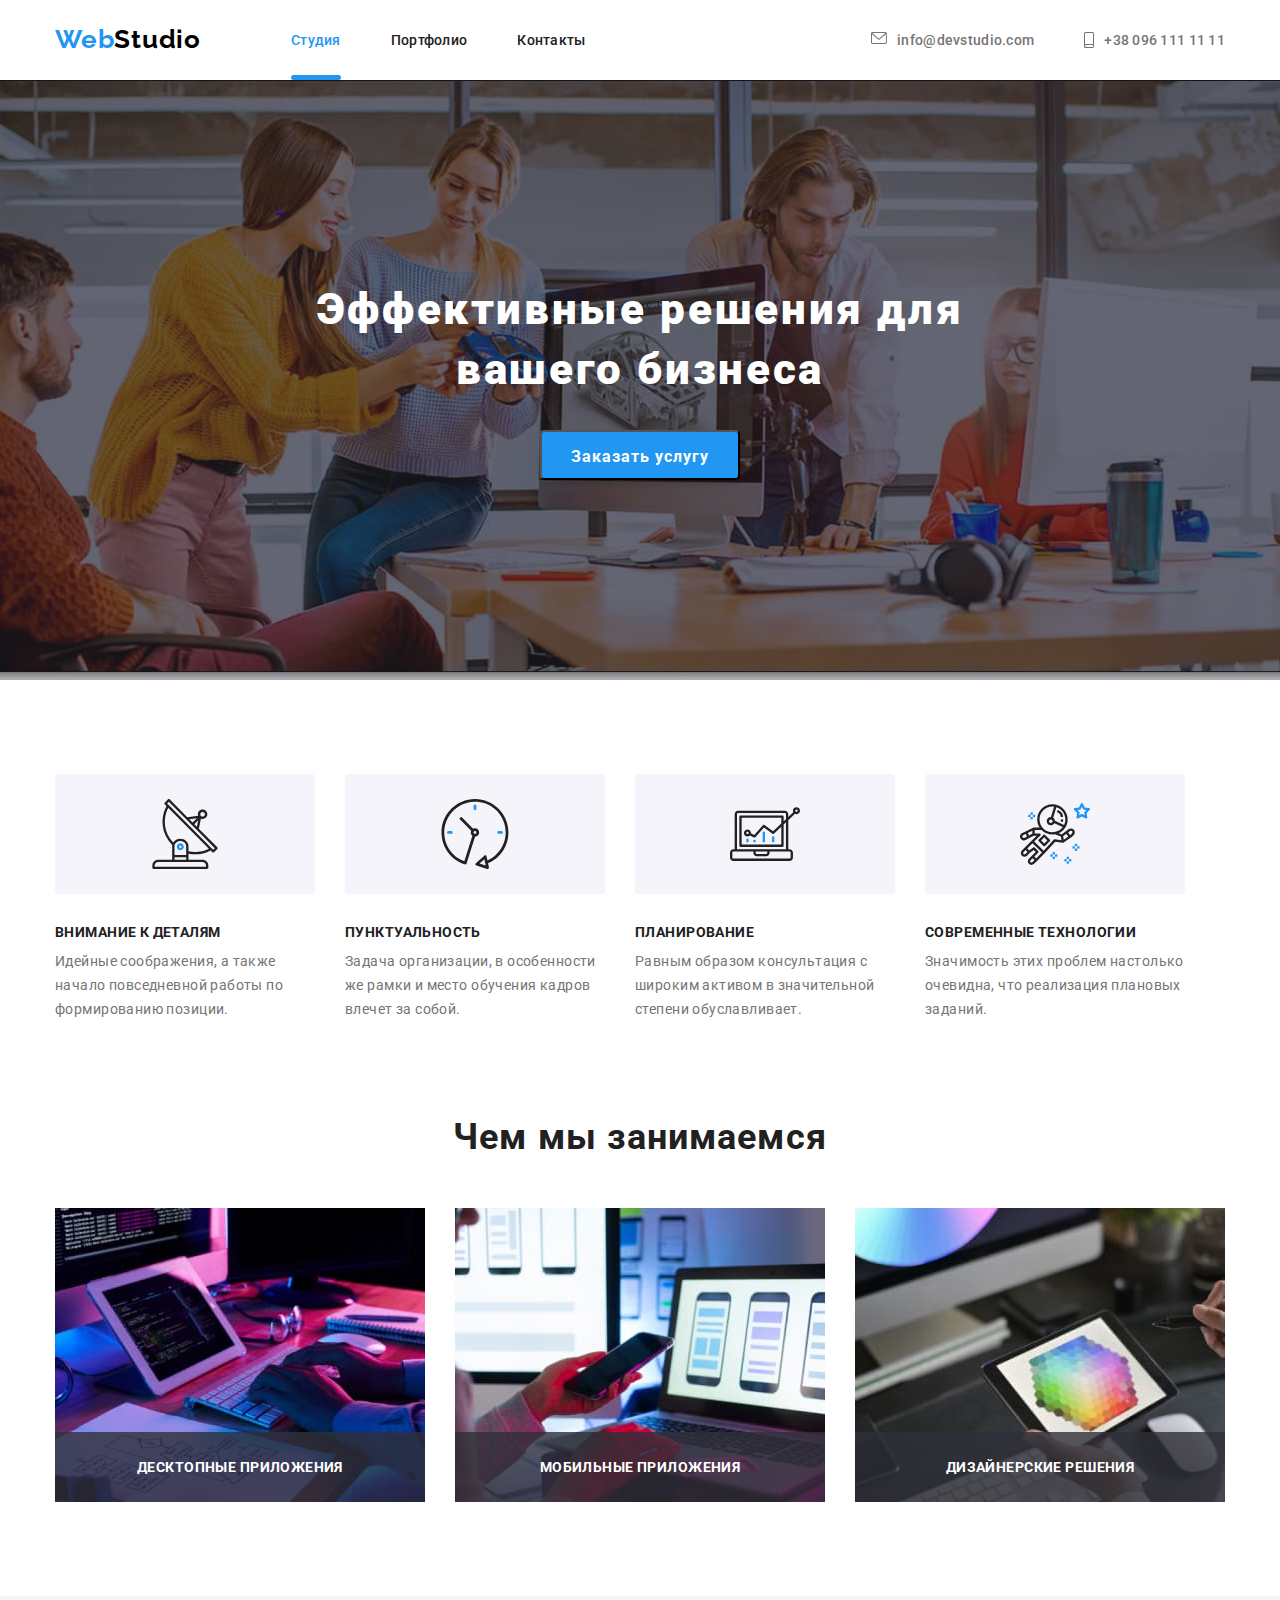
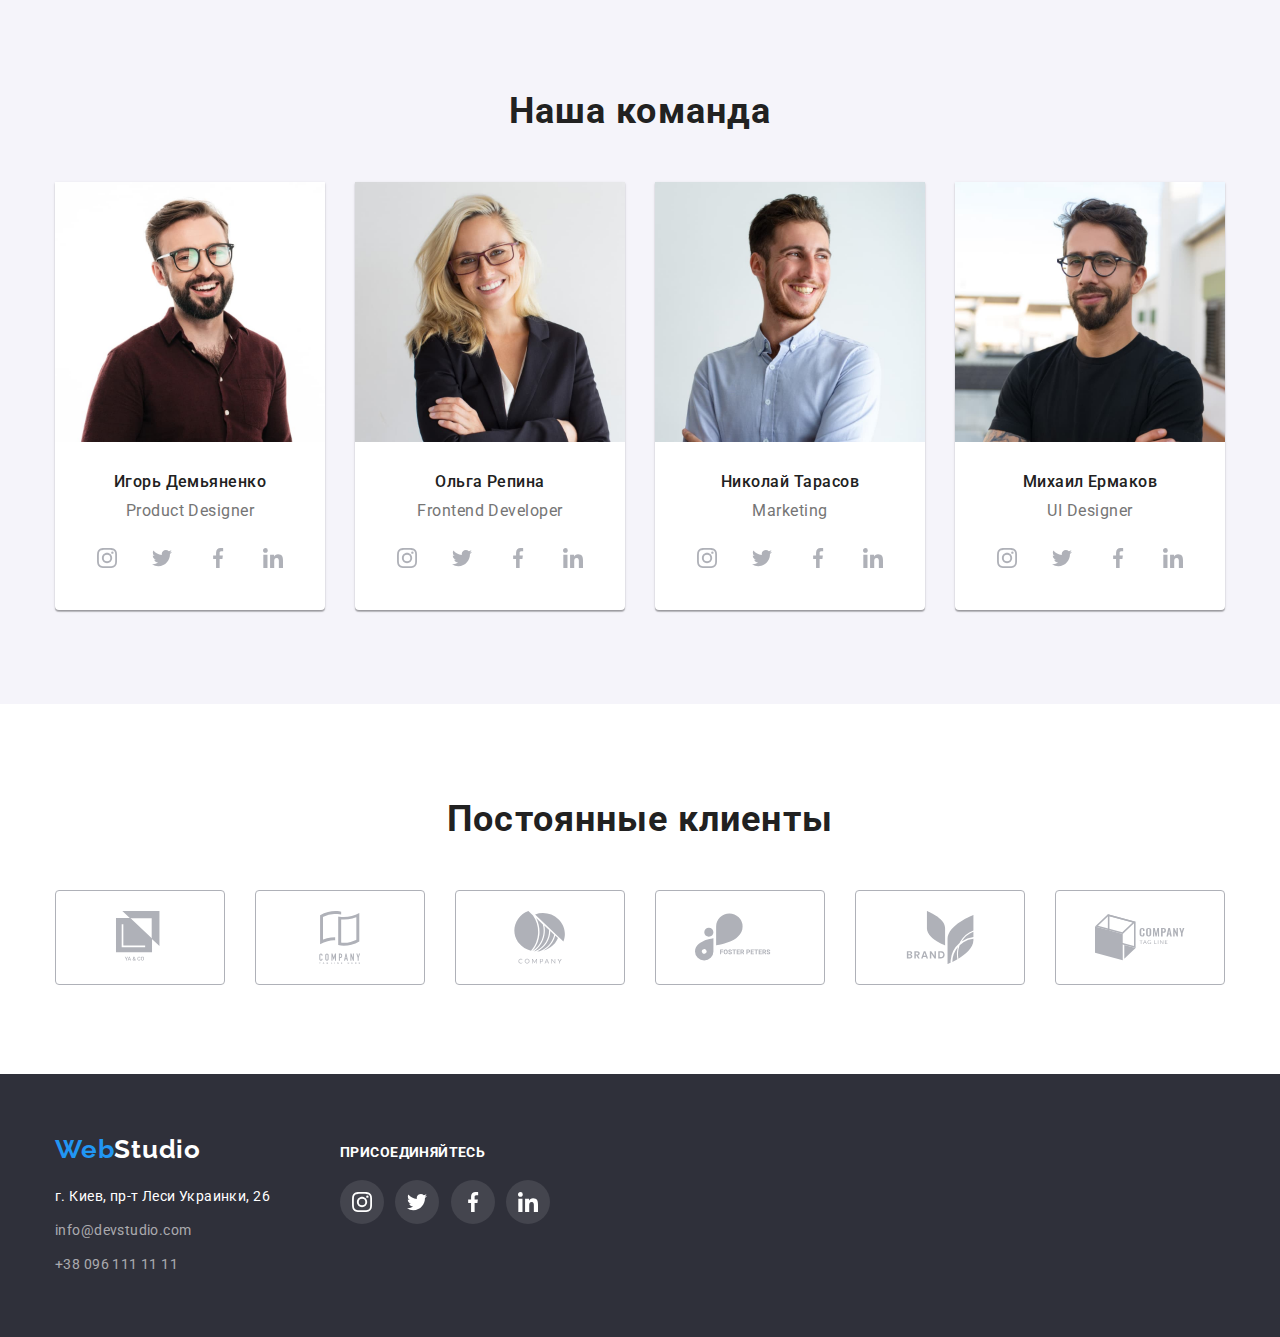
<file: index.html>
<!DOCTYPE html>
<html lang="ru">
  <head>
    <meta charset="UTF-8" />
    <meta name="viewport" content="width=device-width, initial-scale=1.0" />
    <title>Web Studio</title>
    <link
      href="https://fonts.googleapis.com/css2?family=Raleway:wght@700&family=Roboto:wght@400;500;700;900&display=swap"
      rel="stylesheet"
    />
    <link
      rel="stylesheet"
      href="https://cdnjs.cloudflare.com/ajax/libs/modern-normalize/1.0.0/modern-normalize.css"
    />
    <link rel="stylesheet" href="./css/styles.css" />
  </head>

  <body>
    <!--header-->
    <header class="header">
      <div class="container">
        <nav class="navigation">
          <a
            class="logo link"
            href="./index.html"
            aria-label="логотип веб студии"
            ><span class="logo-accent">Web</span>Studio</a
          >

          <ul class="navigation-list list">
            <li class="navigation-list-item">
              <a class="navigation-list-link link current" href="">Студия</a>
            </li>
            <li class="navigation-list-item">
              <a class="navigation-list-link link" href="./portfolio.html"
                >Портфолио</a
              >
            </li>
            <li class="navigation-list-item">
              <a class="navigation-list-link link" href="">Контакты</a>
            </li>
          </ul>
        </nav>

        <ul class="address list">
          <li class="address-mail-item">
            <a class="address-mail-link link" href="mailto:info@devstudio.com">
              <svg class="icon-mail" width="16px" height="12px">
                <use href="./image/icon/sprite.svg#icon-envelope"></use>
              </svg>
              info@devstudio.com</a
            >
          </li>
          <li class="address-tel-item">
            <a class="address-tel-link link" href="tel:+380961111111">
              <svg class="icon-tel" width="10px" height="16px">
                <use href="./image/icon/sprite.svg#icon-smartphone"></use>
              </svg>
              +38 096 111 11 11</a
            >
          </li>
        </ul>
      </div>
    </header>

    <main>
      <!--hero-->
      <section class="hero overlay">
        <div class="container">
          <h1 class="hero-title">Эффективные решения для вашего бизнеса</h1>
          <button class="modal-btn" type="button" data-modal-open>Заказать услугу</button>
        </div>
      </section>

      <!--advantages-->

      <section class="advantages">
        <div class="container">
          <h2 hidden>Преимущества веб студии</h2>

          <ul class="advantages-list list">
            <li class="advantages-list-item icone-antenna-1">
              <h3 class="advantages-title">Внимание к деталям</h3>
              <p class="description">
                Идейные соображения, а также начало повседневной работы по
                формированию позиции.
              </p>
            </li>
            <li class="advantages-list-item icone-clock-2">
              <h3 class="advantages-title">Пунктуальность</h3>
              <p class="description">
                Задача организации, в особенности же рамки и место обучения
                кадров влечет за собой.
              </p>
            </li>
            <li class="advantages-list-item icone-diagram-3">
              <h3 class="advantages-title">Планирование</h3>
              <p class="description">
                Равным образом консультация с широким активом в значительной
                степени обуславливает.
              </p>
            </li>
            <li class="advantages-list-item icone-astronaut-4">
              <h3 class="advantages-title">Современные технологии</h3>
              <p class="description">
                Значимость этих проблем настолько очевидна, что реализация
                плановых заданий.
              </p>
            </li>
          </ul>
        </div>
      </section>

      <!--about us-->

      <section class="about-us">
        <div class="container">
          <h2 class="title">Чем мы занимаемся</h2>
          <ul class="about-us-list list">
            <li class="about-us-list-item">
              <img
                class="about-us-list-img"
                src="./image/about-us/about-us-1.jpg"
                alt="разработчик пишет код программирования"
                width="370"
                height="294"
              />
              <div class="about-us-overlay">
                <p class="about-us-overlay-title">Десктопные приложения</p>
              </div>
            </li>

            <li class="about-us-list-item">
              <img
                class="about-us-list-img"
                src="./image/about-us/about-us-2.jpg"
                alt="разработчик создает настройки для телефона"
                width="370"
                height="294"
              />
              <div class="about-us-overlay">
                <p class="about-us-overlay-title">Мобильные приложения</p>
              </div>
            </li>

            <li class="about-us-list-item">
              <img
                class="about-us-list-img"
                src="./image/about-us/about-us-3.jpg"
                alt="выбирается палитра цветов"
                width="370"
                height="294"
              />
              <div class="about-us-overlay">
                <p class="about-us-overlay-title">Дизайнерские решения</p>
              </div>
            </li>
          </ul>
        </div>
      </section>

      <!--team-->
      <section class="team">
        <div class="container">
          <h2 class="title">Наша команда</h2>
          <ul class="team-list list">
            <li class="team-list-item">
              <img
                class="team-list-img"
                src="./image/team/team-1.jpg"
                alt="смеющийся парень в очках"
                width="270"
                height="260"
              />
              <div class="container-description">
                <h3 class="team-title">Игорь Демьяненко</h3>
                <p class="team-description" lang="en">Product Designer</p>

                <ul class="team-social-list list">
                  <li class="team-social-list_item">
                    <a
                      href=""
                      class="team-social-list_item-link team-social-list_item-link_instagram"
                    >
                      <svg>
                        <use href="./image/icon/sprite.svg#icon-instagram"></use>
                      </svg>
                    </a>
                  </li>

                  <li class="team-social-list_item">
                    <a
                      href=""
                      class="team-social-list_item-link team-social-list_item-link_twitter"
                    >
                      <svg>
                        <use href="./image/icon/sprite.svg#icon-twitter"></use>
                      </svg>
                    </a>
                  </li>

                  <li class="team-social-list_item">
                    <a
                      href=""
                      class="team-social-list_item-link team-social-list_item-link_facebook"
                    >
                      <svg>
                        <use href="./image/icon/sprite.svg#icon-facebook"></use>
                      </svg>
                    </a>
                  </li>

                  <li class="team-social-list_item">
                    <a
                      href=""
                      class="team-social-list_item-link team-social-list_item-link_linkedin"
                    >
                      <svg>
                        <use href="./image/icon/sprite.svg#icon-linkedin"></use>
                      </svg>
                    </a>
                  </li>
                </ul>
              </div>
            </li>

            <li class="team-list-item">
              <img
                class="team-list-img"
                src="./image/team/team-2.jpg"
                alt="светлая радостная девушка"
                width="270"
                height="260"
              />
              <div class="container-description">
                <h3 class="team-title">Ольга Репина</h3>
                <p class="team-description" lang="en">Frontend Developer</p>

                <ul class="team-social-list list">
                  <li class="team-social-list_item">
                    <a href="" class="team-social-list_item-link team-social-list_item-link_instagram">
                      <svg>
                        <use href="./image/icon/sprite.svg#icon-instagram"></use>
                      </svg>
                    </a>
                  </li>
                
                  <li class="team-social-list_item">
                    <a href="" class="team-social-list_item-link team-social-list_item-link_twitter">
                      <svg>
                        <use href="./image/icon/sprite.svg#icon-twitter"></use>
                      </svg>
                    </a>
                  </li>
                
                  <li class="team-social-list_item">
                    <a href="" class="team-social-list_item-link team-social-list_item-link_facebook">
                      <svg>
                        <use href="./image/icon/sprite.svg#icon-facebook"></use>
                      </svg>
                    </a>
                  </li>
                
                  <li class="team-social-list_item">
                    <a href="" class="team-social-list_item-link team-social-list_item-link_linkedin">
                      <svg>
                        <use href="./image/icon/sprite.svg#icon-linkedin"></use>
                      </svg>
                    </a>
                  </li>
                </ul>
              </div>
            </li>

            <li class="team-list-item">
              <img
                class="team-list-img"
                src="./image/team/team-3.jpg"
                alt="улыбающийся парень"
                width="270"
                height="260"
              />
              <div class="container-description">
                <h3 class="team-title">Николай Тарасов</h3>
                <p class="team-description" lang="en">Marketing</p>

                <ul class="team-social-list list">
                  <li class="team-social-list_item">
                    <a href="" class="team-social-list_item-link team-social-list_item-link_instagram">
                      <svg>
                        <use href="./image/icon/sprite.svg#icon-instagram"></use>
                      </svg>
                    </a>
                  </li>
                
                  <li class="team-social-list_item">
                    <a href="" class="team-social-list_item-link team-social-list_item-link_twitter">
                      <svg>
                        <use href="./image/icon/sprite.svg#icon-twitter"></use>
                      </svg>
                    </a>
                  </li>
                
                  <li class="team-social-list_item">
                    <a href="" class="team-social-list_item-link team-social-list_item-link_facebook">
                      <svg>
                        <use href="./image/icon/sprite.svg#icon-facebook"></use>
                      </svg>
                    </a>
                  </li>
                
                  <li class="team-social-list_item">
                    <a href="" class="team-social-list_item-link team-social-list_item-link_linkedin">
                      <svg>
                        <use href="./image/icon/sprite.svg#icon-linkedin"></use>
                      </svg>
                    </a>
                  </li>
                </ul>
              </div>
            </li>

            <li class="team-list-item">
              <img
                class="team-list-img"
                src="./image/team/team-4.jpg"
                alt="парень в очках"
                width="270"
                height="260"
              />
              <div class="container-description">
                <h3 class="team-title">Михаил Ермаков</h3>
                <p class="team-description" lang="en">UI Designer</p>

                <ul class="team-social-list list">
                  <li class="team-social-list_item">
                    <a href="" class="team-social-list_item-link team-social-list_item-link_instagram">
                      <svg>
                        <use href="./image/icon/sprite.svg#icon-instagram"></use>
                      </svg>
                    </a>
                  </li>
                
                  <li class="team-social-list_item">
                    <a href="" class="team-social-list_item-link team-social-list_item-link_twitter">
                      <svg>
                        <use href="./image/icon/sprite.svg#icon-twitter"></use>
                      </svg>
                    </a>
                  </li>
                
                  <li class="team-social-list_item">
                    <a href="" class="team-social-list_item-link team-social-list_item-link_facebook">
                      <svg>
                        <use href="./image/icon/sprite.svg#icon-facebook"></use>
                      </svg>
                    </a>
                  </li>
                
                  <li class="team-social-list_item">
                    <a href="" class="team-social-list_item-link team-social-list_item-link_linkedin">
                      <svg>
                        <use href="./image/icon/sprite.svg#icon-linkedin"></use>
                      </svg>
                    </a>
                  </li>
                </ul>
              </div>
            </li>
          </ul>
        </div>
      </section>

      <!--clients-->
      <section class="client">
        <div class="container">
          <h2 class="title">Постоянные клиенты</h2>
          <ul class="client-list list">
            <li class="client-list-item">
              <a href="" class="client-list-item-link link">
                <svg>
                  <use href="./image/icon/sprite.svg#icon-logo-1"></use>
                </svg>
              </a>
            </li>
            <li class="client-list-item">
              <a href="" class="client-list-item-link link">
                <svg>
                  <use href="./image/icon/sprite.svg#icon-logo-2"></use>
                </svg>
              </a>
            </li>
            <li class="client-list-item">
              <a href="" class="client-list-item-link link">
                <svg>
                  <use href="./image/icon/sprite.svg#icon-logo-3"></use>
                </svg>
              </a>
            </li>
            <li class="client-list-item">
              <a href="" class="client-list-item-link link">
                <svg>
                  <use href="./image/icon/sprite.svg#icon-logo-4"></use>
                </svg>
              </a>
            </li>
            <li class="client-list-item">
              <a href="" class="client-list-item-link link">
                <svg>
                  <use href="./image/icon/sprite.svg#icon-logo-5"></use>
                </svg>
              </a>
            </li>
            <li class="client-list-item">
              <a href="" class="client-list-item-link link">
                <svg>
                  <use href="./image/icon/sprite.svg#icon-logo-6"></use>
                </svg>
              </a>
            </li>
          </ul>
        </div>
      </section>
    </main>

    <!--footer-->
    <footer class="footer">
      <div class="container">
        <div class="footer-contact">
          <a
            class="footer-logo link"
            href="./index.html"
            aria-label="логотип веб студии"
          >
            <span class="logo-accent">Web</span>Studio</a
          >

          <!--contact-->
          <address class="contact">
            <a
              class="contact-location link"
              href="https://goo.gl/maps/rzDHPg4yRLRTKpAv9"
              target="_blank"
              >г. Киев, пр-т Леси Украинки, 26</a
            >
            <a class="contact-link link" href="mailto:info@devstudio.com"
              >info@devstudio.com</a
            >
            <a class="contact-link tel link" href="tel:+380961111111"
              >+38 096 111 11 11</a
            >
          </address>
        </div>

        <div class="social-footer">
          <h2 class="social-footer-title">присоединяйтесь</h2>
          <ul class="social-list list">
            <li class="social-list_item">
              <a
                href="#"
                class="social-list_item-link social-list_item-link_instagram"
              >
                <svg>
                  <use href="./image/icon/sprite.svg#icon-instagram"></use>
                </svg>
              </a>
            </li>
            <li class="social-list_item">
              <a
                href="#"
                class="social-list_item-link social-list_item-link_twitter"
              >
                <svg>
                  <use href="./image/icon/sprite.svg#icon-twitter"></use>
                </svg>
              </a>
            </li>
            <li class="social-list_item">
              <a
                href="#"
                class="social-list_item-link social-list_item-link_facebook"
              >
                <svg>
                  <use href="./image/icon/sprite.svg#icon-facebook"></use>
                </svg>
              </a>
            </li>
            <li class="social-list_item">
              <a
                href="#"
                class="social-list_item-link social-list_item-link_linkedin"
              >
                <svg>
                  <use href="./image/icon/sprite.svg#icon-linkedin"></use>
                </svg>
              </a>
            </li>
          </ul>
        </div>
      </div>
    </footer>

    <div class="backdrop is-hidden" data-modal>
      <div class="modal">
        <button class="button-backdrop" data-modal-close>
          <svg>
            <use href="./image/icon/sprite.svg"></use>
          </svg>
        </button>
      </div>
    </div>

    <script src="./js/modal.js"></script>



  </body>
</html>
</file>
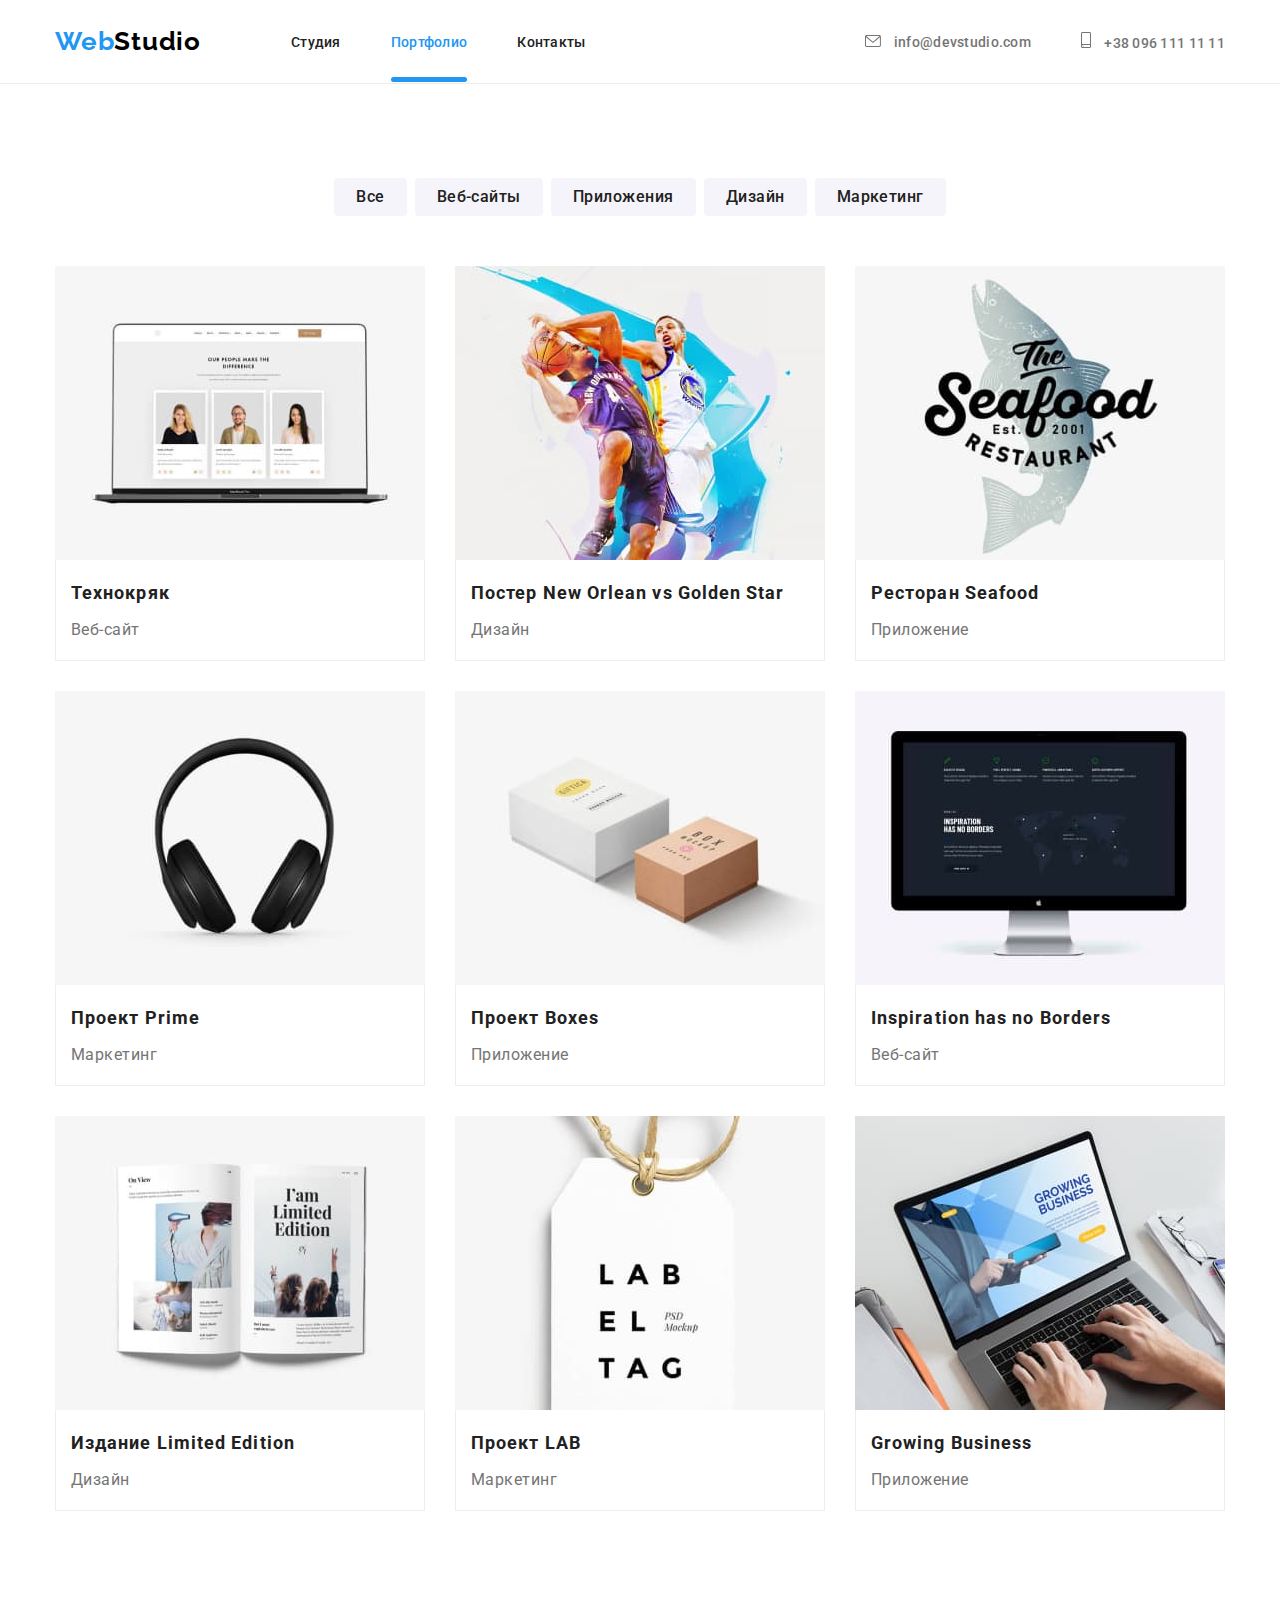
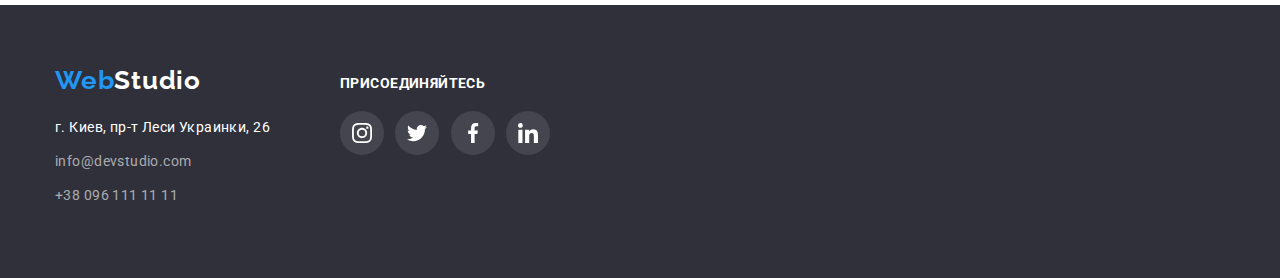
<file: portfolio.html>
<!DOCTYPE html>
<html lang="ru">
  <head>
    <meta charset="UTF-8" />
    <meta name="viewport" content="width=device-width, initial-scale=1.0" />
    <title>Portfolio</title>
    <link
      href="https://fonts.googleapis.com/css2?family=Raleway:wght@700&family=Roboto:wght@400;500;700&display=swap"
      rel="stylesheet"
    />
    <link
      rel="stylesheet"
      href="https://cdnjs.cloudflare.com/ajax/libs/modern-normalize/1.0.0/modern-normalize.css"
    />
    <link rel="stylesheet" href="./css/portfolio.css" />

  </head>

  <body>
    <!--header-->
    <header class="header">
      <div class="container">
        <nav class="navigation">
          <a
            class="logo link"
            href="./index.html"
            aria-label="логотип веб студии"
            ><span class="logo-accent">Web</span>Studio</a
          >

          <ul class="navigation-list list">
            <li class="navigation-list-item">
              <a class="navigation-list-link link" href="./index.html"
                >Студия</a
              >
            </li>
            <li class="navigation-list-item">
              <a
                class="navigation-list-link current link"
                href="./portfolio.html"
                >Портфолио</a
              >
            </li>
            <li class="navigation-list-item">
              <a class="navigation-list-link link" href="">Контакты</a>
            </li>
          </ul>
        </nav>

        <ul class="address list">
          <li class="address-mail-item">
            <a class="address-mail-link link" href="mailto:info@devstudio.com"
              >
              <svg class="icon-mail" width="16px" height="12px">
                <use href="./image/icon/sprite.svg#icon-envelope"></use>
              </svg>
              info@devstudio.com</a
            >
          </li>
          <li class="address-tel-item">
            <a class="address-tel-link link" href="tel:+380961111111"
              >
              <svg class="icon-tel" width="10px" height="16px">
                <use href="./image/icon/sprite.svg#icon-smartphone"></use>
              </svg>
              +38 096 111 11 11</a
            >
          </li>
        </ul>
      </div>
    </header>

    <main class="container main">
      <!--Our projects-->
      <section class="our-projects">
        <ul class="our-projects-list list">
          <li class="our-projects-item">
            <button class="modal-btn" type="button">Все</button>
          </li>
          <li class="our-projects-item">
            <button class="modal-btn" type="button">Веб-сайты</button>
          </li>
          <li class="our-projects-item">
            <button class="modal-btn" type="button">Приложения</button>
          </li>
          <li class="our-projects-item">
            <button class="modal-btn" type="button">Дизайн</button>
          </li>
          <li class="our-projects-item">
            <button class="modal-btn" type="button">Маркетинг</button>
          </li>
        </ul>

        <!--all projects-->
        <ul class="projects-list list">
          <li class="projects-list-item">
            <a class="projects-list-link link" href="">
              <img
                class="projects-img"
                src="./image/all-products/all-products1.jpg"
                alt="на экране ноутбук фото людей"
                width="370"
                height="294"
              />
              <div class="prodjects-overlay">
                <p class="projects-overlay-title">Технокряк это современная площадка распространения коронавируса. Компании используют эту платформу для цифрового
                шпионажа и атак на защищённые сервера конкурентов.</p>
              </div>
              
              <div class="projects-deskription">
                <h2 class="projects-title">Технокряк</h2>
                <p class="description">Веб-сайт</p>
              </div>
            </a>
          </li>

          <li class="projects-list-item">
            <a class="projects-list-link link" href="">
              <img
                class="projects-img"
                src="./image/all-products/all-products2.jpg"
                alt="два баскетболиста с мячем"
                width="370"
                height="294"
              />
              <div class="prodjects-overlay">
                <p class="projects-overlay-title">Технокряк это современная площадка распространения коронавируса. Компании используют
                  эту платформу для цифрового
                  шпионажа и атак на защищённые сервера конкурентов.</p>
              </div>
              <div class="projects-deskription">
                <h2 class="projects-title" lang="en">
                  Постер New Orlean vs Golden Star
                </h2>
                <p class="description">Дизайн</p>
              </div>
            </a>
          </li>

          <li class="projects-list-item">
            <a class="projects-list-link link" href="">
              <img
                class="projects-img"
                src="./image/all-products/all-products3.jpg"
                alt="эмблема ресторана в виде рыбы"
                width="370"
                height="294"
              />
              <div class="prodjects-overlay">
                <p class="projects-overlay-title">Технокряк это современная площадка распространения коронавируса. Компании используют
                  эту платформу для цифрового
                  шпионажа и атак на защищённые сервера конкурентов.</p>
              </div>
              <div class="projects-deskription">
                <h2 class="projects-title" lang="en">Ресторан Seafood</h2>
                <p class="description">Приложение</p>
              </div>
            </a>
          </li>

          <li class="projects-list-item">
            <a class="projects-list-link link" href="">
              <img
                class="projects-img"
                src="./image/all-products/all-products4.jpg"
                alt="наушники"
                width="370"
                height="294"
              />
              <div class="prodjects-overlay">
                <p class="projects-overlay-title">Технокряк это современная площадка распространения коронавируса. Компании используют
                  эту платформу для цифрового
                  шпионажа и атак на защищённые сервера конкурентов.</p>
              </div>
              <div class="projects-deskription">
                <h2 class="projects-title" lang="en">Проект Prime</h2>
                <p class="description">Маркетинг</p>
              </div>
            </a>
          </li>

          <li class="projects-list-item">
            <a class="projects-list-link link" href="">
              <img
                class="projects-img"
                src="./image/all-products/all-products5.jpg"
                alt="две коробки розовая и белая"
                width="370"
                height="294"
              />
              <div class="prodjects-overlay">
                <p class="projects-overlay-title">Технокряк это современная площадка распространения коронавируса. Компании используют
                  эту платформу для цифрового
                  шпионажа и атак на защищённые сервера конкурентов.</p>
              </div>
              <div class="projects-deskription">
                <h2 class="projects-title" lang="en">Проект Boxes</h2>
                <p class="description">Приложение</p>
              </div>
            </a>
          </li>

          <li class="projects-list-item">
            <a class="projects-list-link link" href="">
              <img
                class="projects-img"
                src="./image/all-products/all-products6.jpg"
                alt="экран компьютера"
                width="370"
                height="294"
              />
              <div class="prodjects-overlay">
                <p class="projects-overlay-title">Технокряк это современная площадка распространения коронавируса. Компании используют
                  эту платформу для цифрового
                  шпионажа и атак на защищённые сервера конкурентов.</p>
              </div>
              <div class="projects-deskription">
                <h2 class="projects-title" lang="en">
                  Inspiration has no Borders
                </h2>
                <p class="description">Веб-сайт</p>
              </div>
            </a>
          </li>

          <li class="projects-list-item">
            <a class="projects-list-link link" href="">
              <img
                class="projects-img"
                src="./image/all-products/all-products7.jpg"
                alt="глянцевый журнал"
                width="370"
                height="294"
              />
              <div class="prodjects-overlay">
                <p class="projects-overlay-title">Технокряк это современная площадка распространения коронавируса. Компании используют
                  эту платформу для цифрового
                  шпионажа и атак на защищённые сервера конкурентов.</p>
              </div>
              <div class="projects-deskription">
                <h2 class="projects-title" lang="en">
                  Издание Limited Edition
                </h2>
                <p class="description">Дизайн</p>
              </div>
            </a>
          </li>

          <li class="projects-list-item">
            <a class="projects-list-link link" href="">
              <img
                class="projects-img"
                src="./image/all-products/all-products8.jpg"
                alt="эмблема в виде этиектки"
                width="370"
                height="294"
              />
              <div class="prodjects-overlay">
                <p class="projects-overlay-title">Технокряк это современная площадка распространения коронавируса. Компании используют
                  эту платформу для цифрового
                  шпионажа и атак на защищённые сервера конкурентов.</p>
              </div>
              <div class="projects-deskription">
                <h2 class="projects-title" lang="en">Проект LAB</h2>
                <p class="description">Маркетинг</p>
              </div>
            </a>
          </li>

          <li class="projects-list-item">
            <a class="projects-list-link link" href="">
              <img
                class="projects-img"
                src="./image/all-products/all-products9.jpg"
                alt="человек ратотающий за ноутбуком"
                width="370"
                height="294"
              />
              <div class="prodjects-overlay">
                <p class="projects-overlay-title">Технокряк это современная площадка распространения коронавируса. Компании используют
                  эту платформу для цифрового
                  шпионажа и атак на защищённые сервера конкурентов.</p>
              </div>
              <div class="projects-deskription">
                <h2 class="projects-title" lang="en">Growing Business</h2>
                <p class="description">Приложение</p>
              </div>
            </a>
          </li>
        </ul>
      </section>
    </main>

    <!--footer-->
    <footer class="footer">
      <div class="container">
        <div class="footer-contact">
         <a
          class="footer-logo link"
          href="./index.html"
          aria-label="логотип веб студии"
        >
          <span class="logo-accent">Web</span>Studio</a
        >

        <address class="contact link">
          <a
            class="contact-location link"
            href="https://goo.gl/maps/rzDHPg4yRLRTKpAv9"
            target="_blank"
            >г. Киев, пр-т Леси Украинки, 26</a
          >
          <a class="contact-link link" href="mailto:info@devstudio.com"
            >info@devstudio.com</a
          >
          <a class="contact-link link" href="tel:+380961111111"
            >+38 096 111 11 11</a
          >
        </address> 
        </div>

        <div class="social-footer">
          <h2 class="social-footer-title">присоединяйтесь</h2>
          <ul class="social-list list">
            <li class="social-list_item">
              <a href="#" class="social-list_item-link social-list_item-link_instagram">
                <svg>
                  <use href="./image/icon/sprite.svg#icon-instagram"></use>
                </svg>
              </a>
            </li>
            <li class="social-list_item">
              <a href="#" class="social-list_item-link social-list_item-link_twitter">
                <svg>
                  <use href="./image/icon/sprite.svg#icon-twitter"></use>
                </svg>
              </a>
            </li>
            <li class="social-list_item">
              <a href="#" class="social-list_item-link social-list_item-link_facebook">
                <svg>
                  <use href="./image/icon/sprite.svg#icon-facebook"></use>
                </svg>
              </a>
            </li>
            <li class="social-list_item">
              <a href="#" class="social-list_item-link social-list_item-link_linkedin">
                <svg>
                  <use href="./image/icon/sprite.svg#icon-linkedin"></use>
                </svg>
              </a>
            </li>
          </ul>
        </div>

      </div>
    </footer>
  </body>
</html>
</file>
<file: css/styles.css>
:root {
  --main-font: "Roboto", sans-serif;
  --secondary-font: "Raleway", sans-serif;
  --logo-color: #000000;
  --accent-color: #2196f3;
  --secondary-color: #ffffff;
  --title-color: #212121;
  --description-color: #757575;
  --background-secondary: #2f303a;
  --bacground-team: #f5f4fa;
  --contact-color: rgba(255, 255, 255, 0.6);
}

*,
*::before,
*::after {
  margin: 0;
  padding: 0;
}

body {
  font-family: var(--main-font);
}

.list {
  list-style: none;
}

.link {
  text-decoration: none;
}

.address {
  font-style: normal;
}

img {
  display: block;
}

.container {
  width: 1200px;
  margin: 0 auto;
  padding: 0 15px;
}

/*===========COMPONENTS===========*/
.logo-accent {
  color: var(--accent-color);
}

.title {
  font-weight: 700;
  font-size: 36px;
  line-height: 1.167;
  text-align: center;
  letter-spacing: 0.03em;
  color: var(--title-color);

  margin-bottom: 50px;
}
/*=========== END COMPONENTS===========*/

/*===========HEADER===========*/
.header .container {
  display: flex;
  align-items: center;
}

.navigation {
  display: flex;
  align-items: center;
}

.navigation-list {
  display: flex;
  align-items: center;
}

.address {
  display: flex;
}

.navigation-list-item:not(:last-child) {
  margin-right: 50px;
}

.header .address {
  margin-left: auto;
}

.header .address-mail-item {
  margin-right: 50px;
}

.logo {
  margin-right: 90px;
  display: block;
  padding-top: 24px;
  padding-bottom: 25px;

  font-family: var(--secondary-font);
  font-weight: 700;
  font-size: 26px;
  line-height: 1.192;
  letter-spacing: 0.03em;
  color: var(--logo-color);
}

.navigation-list-link {
  display: block;
  padding-top: 32px;
  padding-bottom: 32px;

  font-weight: 500;
  font-size: 14px;
  line-height: 1.143;
  letter-spacing: 0.02em;
  color: var(--title-color);
  transition: color 250ms cubic-bezier(0.4, 0, 0.2, 1);
}

.navigation-list-item {
  position: relative;
}
.current::after {
  content: "";
  display: block;
  height: 5px;
  width: 100%;
  left: 0;
  bottom: 0;
  position: absolute;
  border-radius: 4px;
  background-color: var(--accent-color);
}

.navigation-list .navigation-list-link.current {
  color: var(--accent-color);
}

.navigation-list-link:hover,
.navigation-list-link:focus,
.address-mail-link:hover,
.address-mail-link:focus,
.address-tel-link:hover,
.address-tel-link:focus {
  color: var(--accent-color);
}

.address-mail-link,
.address-tel-link {
  display: inline-flex;
  padding-top: 32px;
  padding-bottom: 32px;

  font-weight: 500;
  font-size: 14px;
  line-height: 1.143;
  letter-spacing: 0.02em;
  color: var(--description-color);
  transition: color 250ms cubic-bezier(0.4, 0, 0.2, 1);
}

/* .address-mail-link::before {
  content: "";
  width: 16px;
  height: 12px;
  margin-right: 10px;
  background-image: url(../image/envelope.svg);
  background-size: contain;
}

.address-tel-link::before {
  content: "";
  width: 10px;
  height: 16px;
  margin-right: 10px;
  background-image: url(../image/smartphone.svg);
  background-size: contain;
} */

.icon-mail,
.icon-tel {
  margin-right: 10px;
  fill: var(--description-color);
  transition: fill 250ms cubic-bezier(0.4, 0, 0.2, 1);
}

.address-mail-link:hover svg,
.address-tel-link:hover svg {
  fill: var(--accent-color);
}
/*===========END HEADER===========*/

/*===========HERO===========*/
.hero {
  padding-top: 200px;
  padding-bottom: 200px;
  text-align: center;
  background: var(--background-secondary);
}

.overlay {
  max-width: 1600px;
  height: 600px;
  margin-left: auto;
  margin-right: auto;
  background-image: linear-gradient(
      to right,
      rgba(47, 48, 58, 0.4),
      rgba(47, 48, 58, 0.4)
    ),
    url(../image/overlay.jpg);

  background-size: cover;
  background-position: center;
}

.hero-title {
  margin: 0 auto;
  max-width: 650px;
  margin-bottom: 30px;

  font-weight: 900;
  font-size: 44px;
  line-height: 1.363;
  letter-spacing: 0.06em;
  color: var(--secondary-color);
}

.modal-btn {
  padding: 10px 20px;
  min-width: 200px;
  height: 50px;
  box-shadow: 0px 4px 4px rgba(0, 0, 0, 0.15);
  border-radius: 4px;

  font-family: Roboto;
  font-weight: 700;
  font-size: 16px;
  line-height: 1.875;
  letter-spacing: 0.06em;
  color: var(--secondary-color);
  background-color: var(--accent-color);
}
/*===========END HERO===========*/

/*===========ADVANTAGES===========*/
.advantages {
  padding-top: 94px;
  padding-bottom: 94px;
}
.advantages-list {
  display: flex;
}

.advantages-list-item:not(:last-child) {
  margin-right: 30px;
}

.advantages-title {
  padding-top: 30px;
  margin-bottom: 10px;
  font-weight: 700;
  font-size: 14px;
  line-height: 1.142;
  letter-spacing: 0.03em;
  text-transform: uppercase;
  color: var(--title-color);
}

.description {
  width: 260px;
  font-weight: 400;
  font-size: 14px;
  line-height: 1.714;
  letter-spacing: 0.03em;
  color: var(--description-color);
}

.advantages-list-item::before {
  display: block;
  content: "";
  height: 120px;
  background-size: content;
  background-position: center;
  background-repeat: no-repeat;
  background-color: var(--bacground-team);
  border-radius: 4px;
}

.icone-antenna-1::before {
  background-image: url(../image/advantages/antenna-1.svg);
}

.icone-clock-2::before {
  background-image: url(../image/advantages/clock-2.svg);
}

.icone-diagram-3::before {
  background-image: url(../image/advantages/diagram-3.svg);
}

.icone-astronaut-4::before {
  background-image: url(../image/advantages/astronaut-4.svg);
}
.advantages-icon {
  display: flex;
  background-color: var(--bacground-team);
}
.advantages-icon-item {
  width: 270px;
}

.advantages-icon-item:not(:last-child) {
  padding-right: 30px;
}
.advantages-icon {
  display: inline-flex;
  width: 255px;
  height: 120px;
  margin: 0 auto;
  background-color: var(--bacground-team);
}
.advantages-icon:not(:last-child) {
  margin-right: 30px;
}

.advantages-icon svg {
  width: 70px;
  height: 70px;
  background-size: contain;
  background-repeat: no-repeat;
  background-position: center;
}
/*===========END ADVANTAGES===========*/

/*===========ABOUT US===========*/
.about-us {
  padding-bottom: 94px;
}

.about-us-list {
  display: flex;
}

.about-us-list-item {
  width: 370px;
  position: relative;
}

.about-us-list-item:not(:last-child) {
  margin-right: 30px;
}

.about-us-overlay {
  position: absolute;
  left: 0;
  bottom: 0;
  width: 370px;
  height: 70px;
  background: rgba(47, 48, 58, 0.8);
  padding: 27px 75px;
}

.about-us-overlay-title {
  font-weight: 700;
  font-size: 14px;
  line-height: 1.142;
  text-align: center;
  letter-spacing: 0.03em;
  text-transform: uppercase;
  color: var(--secondary-color);
}
/*===========END ABOUT US===========*/

/*===========TEAM===========*/
.container-description {
  padding: 30px 30px;
}

.team-list {
  display: flex;
}

.team {
  background: var(--bacground-team);
  padding-top: 94px;
  padding-bottom: 94px;
}

.team-list-item:not(:last-child) {
  margin-right: 30px;
}

.team-list-item {
  box-shadow: 0px 1px 3px rgba(0, 0, 0, 0.12), 0px 1px 1px rgba(0, 0, 0, 0.14),
    0px 2px 1px rgba(0, 0, 0, 0.2);
  border-radius: 0px 0px 4px 4px;
  background-color: var(--secondary-color);
  width: 270px;
}

.team-title {
  margin-bottom: 10px;
  font-weight: 500;
  font-size: 16px;
  line-height: 1.187;
  text-align: center;
  letter-spacing: 0.03em;
  color: var(--title-color);
}

.team-description {
  font-weight: 400;
  font-size: 16px;
  line-height: 1.188;
  text-align: center;
  letter-spacing: 0.03em;
  color: var(--description-color);
  margin-bottom: 16px;
}

.team-social-list {
  display: flex;
  justify-content: space-between;
  width: 210px;
  margin: 0 auto;
}

.team-social-list_item-link {
  display: flex;
  align-items: center;
  justify-content: center;
  width: 44px;
  height: 44px;
  border-radius: 50%;
  transition: background 250ms cubic-bezier(0.4, 0, 0.2, 1);
}

.team-social-list_item:not(:last-child) {
  margin-right: 10px;
}

.team-social-list_item-link svg {
  width: 20px;
  height: 20px;
  fill: #afb1b8;
  transition: fill 250ms cubic-bezier(0.4, 0, 0.2, 1);
}

.team-social-list_item-link:hover svg,
.team-social-list_item-link:hover {
  fill: var(--secondary-color);
  background: var(--accent-color);
}
/*===========END TEAM===========*/

/*===========CLIENTS===========*/
.client {
  padding-top: 94px;
  padding-bottom: 94px;
}
.client-list {
  display: flex;
  justify-content: space-between;
  margin: 0 auto;
}

.client-list-item {
  width: 170px;
  height: 90px;
}

.client-list-item-link {
  display: flex;
  justify-content: center;
  padding-top: 20px;
  padding-bottom: 20px;
  border: 1px solid #afb1b8;
  box-sizing: border-box;
  border-radius: 4px;
  transition: border 250ms cubic-bezier(0.4, 0, 0.2, 1);
}

.client-list-item-link svg {
  width: 90px;
  height: 53px;
  fill: #afb1b8;
  transition: fill 250ms cubic-bezier(0.4, 0, 0.2, 1);
}

.client-list-item-link:hover svg {
  fill: var(--accent-color);
}
.client-list-item-link:hover {
  border: 1px solid var(--accent-color);
}
/*===========END CLIENTS===========*/

/*===========FOOTER===========*/
.contact {
  font-style: normal;
}

.footer {
  background-color: var(--background-secondary);
}

.footer-contact {
  padding-top: 60px;
  padding-bottom: 60px;
}

.contact-link:hover,
.contact-link:focus,
.contact-location:hover,
.contact-location:focus {
  color: var(--accent-color);
}

.footer-logo {
  display: block;
  margin-bottom: 20px;

  font-family: var(--secondary-font);
  font-weight: 700;
  font-size: 26px;
  line-height: 1.192;
  letter-spacing: 0.03em;
  color: var(--secondary-color);
}

.contact:not(:last-child) {
  margin-bottom: 10px;
}

.contact-location {
  display: block;
  margin-bottom: 10px;

  font-weight: 400;
  font-size: 14px;
  line-height: 1.714;
  letter-spacing: 0.03em;
  color: var(--secondary-color);
  transition: color 250ms cubic-bezier(0.4, 0, 0.2, 1);
}

.contact-link.tel {
  display: block;
  margin-bottom: 0;
}

.contact-link {
  display: block;
  margin-bottom: 10px;

  font-weight: 400;
  font-size: 14px;
  line-height: 1.714;
  letter-spacing: 0.03em;
  color: var(--contact-color);
  transition: color 250ms cubic-bezier(0.4, 0, 0.2, 1);
}

.footer .container {
  display: flex;
}

/* ====================== */
.social-footer {
  padding: 70px 0 100px 70px;
  width: 200px;
}

.social-footer-title {
  font-weight: 700;
  font-size: 14px;
  line-height: 1.143;
  letter-spacing: 0.03em;
  text-transform: uppercase;
  color: var(--secondary-color);

  margin-bottom: 20px;
}

/*====sprite social list====*/
.social-list {
  display: flex;
  justify-content: space-between;
  width: 210px;
  margin: 0 auto;
}

.social-list_item-link {
  display: flex;
  align-items: center;
  justify-content: center;
  width: 44px;
  height: 44px;
  border-radius: 50%;
  background: rgba(255, 255, 255, 0.1);
  transition: background 250ms cubic-bezier(0.4, 0, 0.2, 1);
}

.social-list_item-link svg {
  width: 20px;
  height: 20px;
  fill: #ffffff;
}

.social-list_item-link:hover {
  background: var(--accent-color);
}

/* ===========END FOOTER===========*/

/* ===========BACKDROP===========*/
.backdrop {
  position: fixed;
  top: 0;
  left: 0;

  width: 100%;
  height: 100%;
  background-color: rgba(0, 0, 0, 0.2);
}

.backdrop.is-hidden {
  opacity: 0;
  pointer-events: none;
}

.modal {
  position: absolute;
  top: 50%;
  left: 50%;
  transform: translate(-50%, -50%);

  height: 580px;
  width: 530px;
  background-color: #fff;
  padding-top: 8px;
  padding-right: 8px;
  text-align: right;
}

.button-backdrop {
  width: 30px;
  height: 30px;
}
/* ===========END BACKDROP===========*/
</file>
<file: css/portfolio.css>
:root {
  --main-font: "Roboto", sans-serif;
  --secondary-font: "Raleway", sans-serif;
  --logo-color: #000000;
  --accent-color: #2196f3;
  --secondary-color: #ffffff;
  --title-color: #212121;
  --description-color: #757575;
  --btn-background: #f5f4fa;
  --background-secondary: #2f303a;
  --contact-color: rgba(255, 255, 255, 0.6);
}

*,
*::before,
*::after {
  margin: 0;
  padding: 0;
}

body {
  font-family: var(--main-font);
}

.list {
  list-style: none;
}

.link {
  text-decoration: none;
}

.address {
  font-style: normal;
}

img {
  display: block;
}

.container {
  width: 1200px;
  margin: 0 auto;
  padding: 0 15px;
}

/*===========COMPONENTS===========*/
.logo-accent {
  color: var(--accent-color);
}
/*===========END COMPONENTS===========*/

/*===========HEADER===========*/
.header {
  border-bottom: 1px solid #ececec;
}
.header .container {
  display: flex;
  align-items: center;
}

.navigation {
  display: flex;
  align-items: center;
}

.navigation-list {
  display: flex;
  align-items: center;
}

.address {
  display: flex;
  align-items: center;
}

.navigation-list-item:not(:last-child) {
  margin-right: 50px;
}

.header .address {
  margin-left: auto;
}

.header .address-mail-item {
  margin-right: 50px;
}

.logo {
  margin-right: 90px;
  display: block;
  padding-top: 24px;
  padding-bottom: 25px;

  font-family: var(--secondary-font);
  font-weight: 700;
  font-size: 26px;
  line-height: 1.192;
  letter-spacing: 0.03em;
  color: var(--logo-color);
}

.navigation-list-link {
  display: block;
  padding-top: 32px;
  padding-bottom: 32px;

  font-weight: 500;
  font-size: 14px;
  line-height: 1.143;
  letter-spacing: 0.02em;
  color: var(--title-color);
  transition: color 250ms cubic-bezier(0.4, 0, 0.2, 1);
}

.navigation-list .navigation-list-link.current {
  color: var(--accent-color);
}

.navigation-list-link:hover,
.navigation-list-link:focus,
.address-mail-link:hover,
.address-mail-link:focus,
.address-tel-link:hover,
.address-tel-link:focus {
  color: var(--accent-color);
}

.address-mail-link,
.address-tel-link {
  display: block;
  padding-top: 32px;
  padding-bottom: 32px;

  font-weight: 500;
  font-size: 14px;
  line-height: 1.143;
  letter-spacing: 0.02em;
  color: var(--description-color);
  transition: color 250ms cubic-bezier(0.4, 0, 0.2, 1);
}

.icon-mail,
.icon-tel {
  margin-right: 10px;
  fill: var(--description-color);
  transition: fill 250ms cubic-bezier(0.4, 0, 0.2, 1);
}

.address-mail-link:hover svg,
.address-tel-link:hover svg {
  fill: var(--accent-color);
}

.navigation-list-item {
  position: relative;
}
.current::after {
  content: "";
  display: block;
  height: 5px;
  width: 100%;
  left: 0;
  bottom: 0;
  position: absolute;
  border-radius: 4px;
  background-color: var(--accent-color);
}

/*===========END HEADER===========*/

/*===========BUTTON===========*/
.our-projects {
  padding-top: 94px;
  padding-bottom: 94px;
}

.our-projects-list {
  display: flex;
  justify-content: center;
  margin: 0 auto;
  margin-bottom: 50px;
}

.our-projects-item:not(:last-child) {
  margin-right: 8px;
}

.our-projects-list .modal-btn.current {
  color: var(--secondary-color);
  background-color: var(--accent-color);
}

.modal-btn {
  padding: 6px 22px;

  font-weight: 500;
  font-size: 16px;
  line-height: 1.625;
  color: var(--title-color);
  background: var(--btn-background);
  text-align: center;
  letter-spacing: 0.03em;
  border-radius: 4px;
  border: inherit;
  transition: all 250ms cubic-bezier(0.4, 0, 0.2, 1);
}

.modal-btn:hover,
.modal-btn:focus {
  color: var(--secondary-color);
  background-color: var(--accent-color);
  box-shadow: 0px 3px 1px rgba(0, 0, 0, 0.1), 0px 1px 2px rgba(0, 0, 0, 0.08),
    0px 2px 2px rgba(0, 0, 0, 0.12);
  border-radius: 4px;
}
/*===========END BUTTON===========*/

/*===========ALL PROJECTS===========*/
.projects-deskription {
  padding: 15px;
  border-right: 1px solid #eeeeee;
  border-bottom: 1px solid #eeeeee;
  border-left: 1px solid #eeeeee;
}

.projects-list {
  display: flex;
  flex-wrap: wrap;
}

.projects-list-link {
  display: block;
  width: 370px;
  position: relative;
  overflow: hidden;
}

.projects-list-link:hover,
.projects-list-link:focus {
  box-shadow: 0px 1px 1px rgba(0, 0, 0, 0.12), 0px 4px 4px rgba(0, 0, 0, 0.06),
    1px 4px 6px rgba(0, 0, 0, 0.16);
}

.projects-list-item {
  margin-right: 30px;
  margin-bottom: 30px;
}

.projects-list-item:nth-child(3n) {
  margin-right: 0;
}

.projects-list-item:nth-last-child(-n + 3) {
  margin-bottom: 0;
}

.projects-list-item .projects-title {
  margin-bottom: 4px;
}

.projects-title {
  font-weight: 700;
  font-size: 18px;
  line-height: 2;
  letter-spacing: 0.06em;
  color: var(--title-color);
}

.description {
  font-weight: 400;
  font-size: 16px;
  line-height: 1.875;
  letter-spacing: 0.03em;
  color: var(--description-color);
}

.prodjects-overlay {
  position: absolute;
  top: 0;
  left: 0;
  width: 370px;
  height: 294px;
  background: rgba(33, 150, 243, 0.9);
  padding: 64px 24px;

  /* opacity: 0; */
  visibility: hidden;
  pointer-events: none;

  transform: translateY(100%);
  transition: transform 250ms cubic-bezier(0.4, 0, 0.2, 1);
}

.projects-list-link:hover .prodjects-overlay {
  /* opacity: 1; */
  visibility: visible;
  pointer-events: auto;
  transform: translateY(0);
}

.projects-overlay-title {
  font-weight: 400;
  font-size: 18px;
  line-height: 1.555;
  letter-spacing: 0.03em;
  color: var(--secondary-color);
}

/*===========END ALL PROJECTS===========*/

/*===========FOOTER===========*/
.contact {
  font-style: normal;
}

.footer {
  background-color: var(--background-secondary);
}

.footer-contact {
  padding-top: 60px;
  padding-bottom: 60px;
}

.contact-link:hover,
.contact-link:focus,
.contact-location:hover,
.contact-location:focus {
  color: var(--accent-color);
}

.footer-logo {
  display: block;
  margin-bottom: 20px;

  font-family: var(--secondary-font);
  font-weight: 700;
  font-size: 26px;
  line-height: 1.192;
  letter-spacing: 0.03em;
  color: var(--secondary-color);
}

.contact:not(:last-child) {
  margin-bottom: 10px;
}

.contact-location {
  display: block;
  margin-bottom: 10px;

  font-weight: 400;
  font-size: 14px;
  line-height: 1.714;
  letter-spacing: 0.03em;
  color: var(--secondary-color);
  transition: color 250ms cubic-bezier(0.4, 0, 0.2, 1);
}

.contact-link.tel {
  display: block;
  margin-bottom: 0;
}

.contact-link {
  display: block;
  margin-bottom: 10px;

  font-weight: 400;
  font-size: 14px;
  line-height: 1.714;
  letter-spacing: 0.03em;
  color: var(--contact-color);
  transition: color 250ms cubic-bezier(0.4, 0, 0.2, 1);
}

.footer .container {
  display: flex;
}

/* ====================== */
.social-footer {
  padding: 70px 0 100px 70px;
  width: 200px;
}

.social-footer-title {
  font-weight: 700;
  font-size: 14px;
  line-height: 1.143;
  letter-spacing: 0.03em;
  text-transform: uppercase;
  color: var(--secondary-color);

  margin-bottom: 20px;
}

/*====sprite social list====*/
.social-list {
  display: flex;
  justify-content: space-between;
  width: 210px;
  margin: 0 auto;
}

.social-list_item-link {
  display: flex;
  align-items: center;
  justify-content: center;
  width: 44px;
  height: 44px;
  border-radius: 50%;
  background: rgba(255, 255, 255, 0.1);
  transition: background 250ms cubic-bezier(0.4, 0, 0.2, 1);
}

.social-list_item-link svg {
  width: 20px;
  height: 20px;
  fill: #ffffff;
}

.social-list_item-link:hover {
  background: var(--accent-color);
}
/*===========END FOOTER===========*/
</file>
